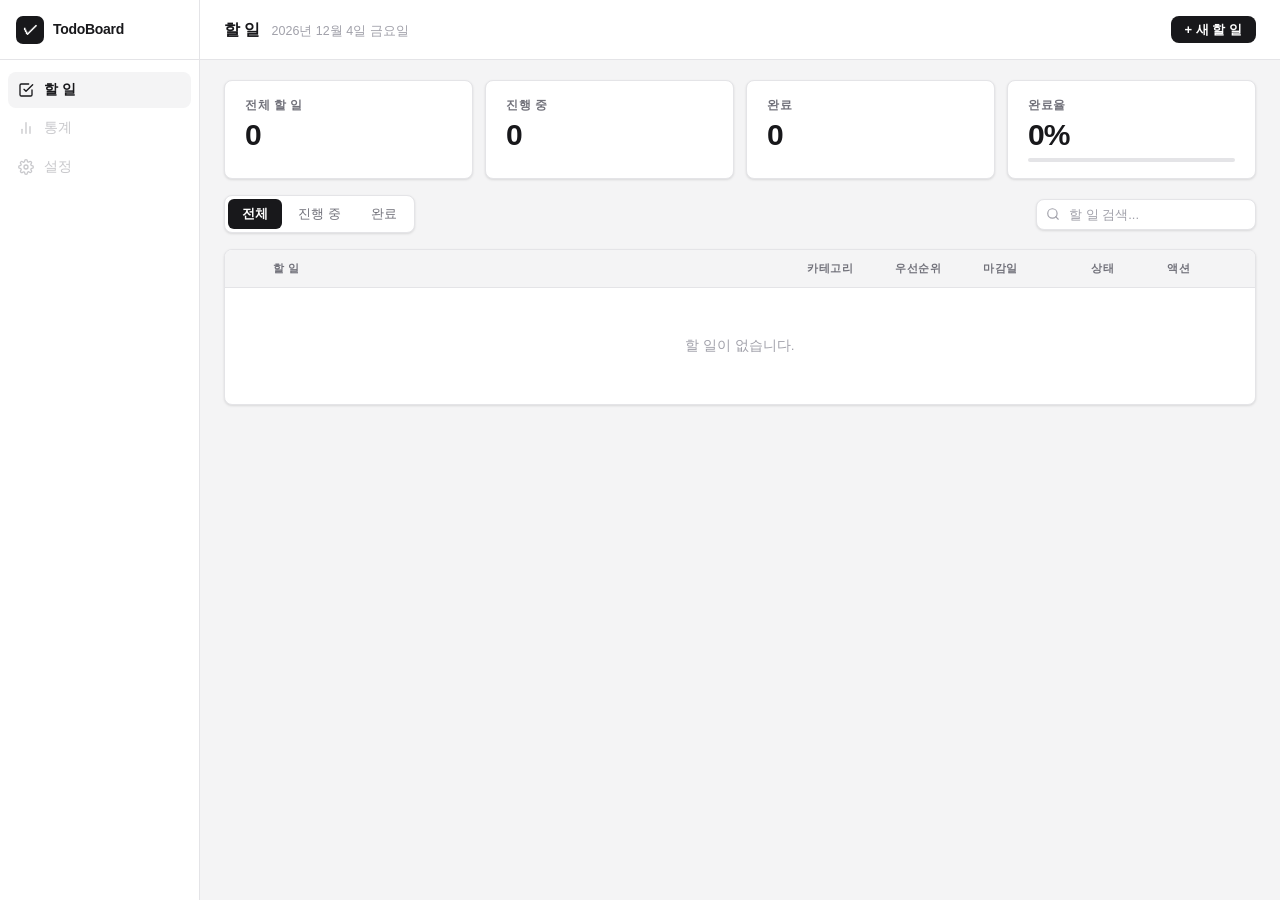
<file: index.html>
<!DOCTYPE html>
<html lang="ko">
<head>
  <meta charset="UTF-8" />
  <meta name="viewport" content="width=device-width, initial-scale=1.0" />
  <title>할 일 관리</title>
  <link rel="stylesheet" href="style.css" />
</head>
<body>
<div class="app">

  <!-- 사이드바 -->
  <aside class="sidebar">
    <div class="sidebar-logo">
      <div class="logo-icon">✓</div>
      <span class="logo-text">TodoBoard</span>
    </div>
    <nav class="sidebar-nav">
      <a href="#" class="nav-item active">
        <svg class="nav-icon" viewBox="0 0 24 24" fill="none" stroke="currentColor" stroke-width="2" stroke-linecap="round" stroke-linejoin="round">
          <polyline points="9 11 12 14 22 4"></polyline>
          <path d="M21 12v7a2 2 0 0 1-2 2H5a2 2 0 0 1-2-2V5a2 2 0 0 1 2-2h11"></path>
        </svg>
        <span class="nav-label">할 일</span>
      </a>
      <a href="#" class="nav-item disabled">
        <svg class="nav-icon" viewBox="0 0 24 24" fill="none" stroke="currentColor" stroke-width="2" stroke-linecap="round" stroke-linejoin="round">
          <line x1="18" y1="20" x2="18" y2="10"></line>
          <line x1="12" y1="20" x2="12" y2="4"></line>
          <line x1="6"  y1="20" x2="6"  y2="14"></line>
        </svg>
        <span class="nav-label">통계</span>
      </a>
      <a href="#" class="nav-item disabled">
        <svg class="nav-icon" viewBox="0 0 24 24" fill="none" stroke="currentColor" stroke-width="2" stroke-linecap="round" stroke-linejoin="round">
          <circle cx="12" cy="12" r="3"></circle>
          <path d="M19.4 15a1.65 1.65 0 0 0 .33 1.82l.06.06a2 2 0 0 1-2.83 2.83l-.06-.06a1.65 1.65 0 0 0-1.82-.33 1.65 1.65 0 0 0-1 1.51V21a2 2 0 0 1-4 0v-.09A1.65 1.65 0 0 0 9 19.4a1.65 1.65 0 0 0-1.82.33l-.06.06a2 2 0 0 1-2.83-2.83l.06-.06A1.65 1.65 0 0 0 4.68 15a1.65 1.65 0 0 0-1.51-1H3a2 2 0 0 1 0-4h.09A1.65 1.65 0 0 0 4.6 9a1.65 1.65 0 0 0-.33-1.82l-.06-.06a2 2 0 0 1 2.83-2.83l.06.06A1.65 1.65 0 0 0 9 4.68a1.65 1.65 0 0 0 1-1.51V3a2 2 0 0 1 4 0v.09a1.65 1.65 0 0 0 1 1.51 1.65 1.65 0 0 0 1.82-.33l.06-.06a2 2 0 0 1 2.83 2.83l-.06.06A1.65 1.65 0 0 0 19.4 9a1.65 1.65 0 0 0 1.51 1H21a2 2 0 0 1 0 4h-.09a1.65 1.65 0 0 0-1.51 1z"></path>
        </svg>
        <span class="nav-label">설정</span>
      </a>
    </nav>
  </aside>

  <!-- 메인 -->
  <div class="main">

    <!-- 상단 바 -->
    <header class="topbar">
      <div class="topbar-left">
        <h1 class="page-title">할 일</h1>
        <span class="page-date" id="pageDate"></span>
      </div>
      <button class="btn btn-primary" id="openModalBtn">+ 새 할 일</button>
    </header>

    <!-- 콘텐츠 -->
    <div class="content">

      <!-- 요약 카드 -->
      <div class="summary-grid">
        <div class="summary-card">
          <span class="summary-label">전체 할 일</span>
          <span class="summary-value" id="summaryTotal">0</span>
        </div>
        <div class="summary-card">
          <span class="summary-label">진행 중</span>
          <span class="summary-value" id="summaryActive">0</span>
        </div>
        <div class="summary-card">
          <span class="summary-label">완료</span>
          <span class="summary-value" id="summaryDone">0</span>
        </div>
        <div class="summary-card">
          <span class="summary-label">완료율</span>
          <span class="summary-value" id="summaryPct">0%</span>
          <div class="mini-progress-wrap">
            <div class="mini-progress-fill" id="miniProgressFill"></div>
          </div>
        </div>
      </div>

      <!-- 툴바 -->
      <div class="toolbar">
        <div class="filter-tabs">
          <button class="filter-tab active" data-filter="all">전체</button>
          <button class="filter-tab" data-filter="active">진행 중</button>
          <button class="filter-tab" data-filter="completed">완료</button>
        </div>
        <div class="search-wrap">
          <svg class="search-icon" viewBox="0 0 24 24" fill="none" stroke="currentColor" stroke-width="2" stroke-linecap="round" stroke-linejoin="round">
            <circle cx="11" cy="11" r="8"></circle>
            <line x1="21" y1="21" x2="16.65" y2="16.65"></line>
          </svg>
          <input type="text" class="search-input" id="searchInput" placeholder="할 일 검색..." />
        </div>
      </div>

      <!-- 테이블 -->
      <div class="table-card">
        <table class="todo-table">
          <thead>
            <tr>
              <th class="col-check"></th>
              <th class="col-text">할 일</th>
              <th class="col-category">카테고리</th>
              <th class="col-priority">우선순위</th>
              <th class="col-due">마감일</th>
              <th class="col-status">상태</th>
              <th class="col-actions">액션</th>
            </tr>
          </thead>
          <tbody id="todoTableBody"></tbody>
        </table>
        <div class="empty-state" id="emptyState">할 일이 없습니다.</div>
      </div>

    </div>
  </div>
</div>

<!-- 추가/수정 모달 -->
<div class="modal-overlay" id="modalOverlay">
  <div class="modal">
    <div class="modal-header">
      <h2 class="modal-title" id="modalTitle">새 할 일 추가</h2>
      <button class="modal-close" id="modalCloseBtn" aria-label="닫기">✕</button>
    </div>
    <div class="modal-body">
      <div class="form-row">
        <label class="form-label">할 일 내용 <span class="required">*</span></label>
        <input type="text" class="form-input" id="modalText" placeholder="할 일을 입력하세요" maxlength="100" />
      </div>
      <div class="form-cols">
        <div class="form-row">
          <label class="form-label">카테고리</label>
          <select class="form-select" id="modalCategory">
            <option value="업무">업무</option>
            <option value="개인">개인</option>
            <option value="공부">공부</option>
          </select>
        </div>
        <div class="form-row">
          <label class="form-label">우선순위</label>
          <select class="form-select" id="modalPriority">
            <option value="높음">높음</option>
            <option value="보통" selected>보통</option>
            <option value="낮음">낮음</option>
          </select>
        </div>
        <div class="form-row">
          <label class="form-label">마감일</label>
          <input type="date" class="form-input" id="modalDueDate" />
        </div>
      </div>
    </div>
    <div class="modal-footer">
      <button class="btn btn-ghost" id="modalCancelBtn">취소</button>
      <button class="btn btn-primary" id="modalSaveBtn">저장</button>
    </div>
  </div>
</div>

<script src="script.js"></script>
</body>
</html>
</file>
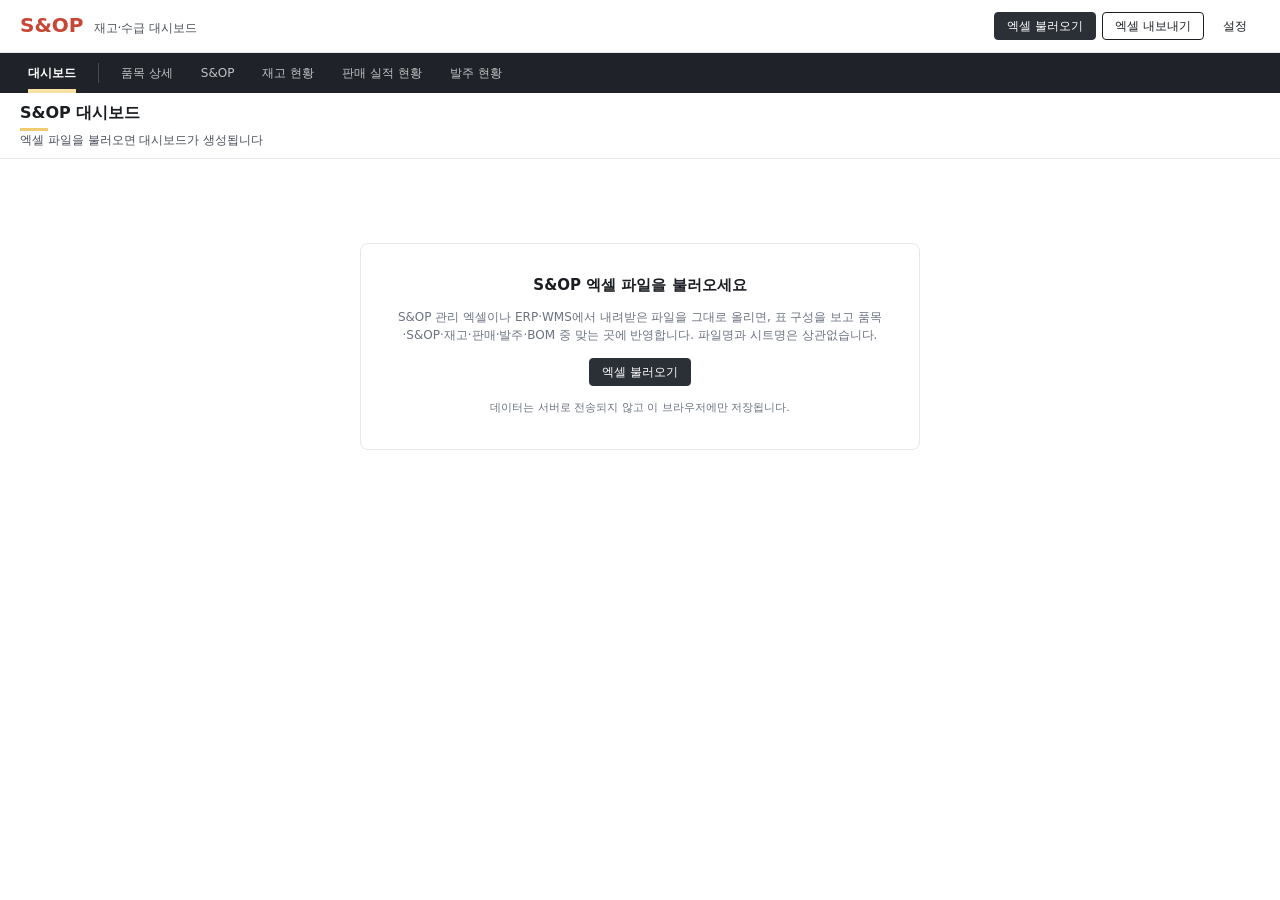
<file: sop-dashboard/index.html>
<!DOCTYPE html>
<html lang="ko">
<head>
  <meta charset="UTF-8" />
  <meta name="viewport" content="width=device-width, initial-scale=1.0" />
  <title>S&amp;OP 대시보드</title>
  <meta name="claude:viewport-fit-sides" content="cover" />
  <link rel="icon" href="data:image/svg+xml,%3Csvg xmlns='http://www.w3.org/2000/svg' viewBox='0 0 32 32'%3E%3Crect width='32' height='32' rx='8' fill='%23312d2a'/%3E%3Cpath d='M9 22V14M16 22V9M23 22v-5' stroke='white' stroke-width='3' stroke-linecap='round'/%3E%3C/svg%3E" />
  <link rel="stylesheet" href="app.css" />
</head>
<body>
  <header class="topbar">
    <div class="brand">
      <span class="wordmark">S&amp;OP</span>
      <span class="brand-name">재고·수급 대시보드</span>
    </div>
    <div class="top-actions">
      <span class="save-state" id="saveState" aria-live="polite"></span>
      <button class="btn btn-primary" id="btnImport" type="button">엑셀 불러오기</button>
      <button class="btn" id="btnExport" type="button">엑셀 내보내기</button>
      <button class="btn btn-ghost" id="btnSettings" type="button" aria-label="설정">설정</button>
    </div>
  </header>

  <nav class="tabs" id="tabs" aria-label="화면 전환"></nav>

  <section class="hero" aria-labelledby="pageTitle">
    <h1 id="pageTitle">대시보드</h1>
    <i class="gold-rule" aria-hidden="true"></i>
    <p id="headerSub">엑셀 파일을 불러오면 대시보드가 생성됩니다</p>
  </section>

  <main id="view" class="view"></main>

  <!-- 엑셀 불러오기 -->
  <dialog id="importDialog" class="modal">
    <form method="dialog" class="modal-inner">
      <h2>엑셀 불러오기</h2>
      <p class="muted">ERP·WMS에서 내려받은 파일이나 S&amp;OP 엑셀을 그대로 올리세요. 여러 파일을 한 번에 올릴 수 있고, 파일명·시트명과 관계없이 표 구성을 보고 맞는 곳에 반영합니다.</p>
      <label class="dropzone" id="dropzone">
        <input type="file" id="fileInput" accept=".xlsx,.xlsm,.xls,.csv" multiple hidden />
        <span class="dz-title">파일을 끌어다 놓거나 클릭해서 선택 (여러 개 가능)</span>
        <span class="dz-file muted" id="dzFile"></span>
      </label>
      <div id="importSheets" class="import-sheets"></div>
      <div class="modal-actions">
        <button class="btn btn-ghost" value="cancel" type="submit">취소</button>
        <button class="btn btn-primary" id="importConfirm" type="button" disabled>반영하기</button>
      </div>
    </form>
  </dialog>

  <!-- 붙여넣기로 갱신 -->
  <dialog id="pasteDialog" class="modal">
    <form method="dialog" class="modal-inner">
      <h2 id="pasteTitle">붙여넣기로 갱신</h2>
      <p class="muted">엑셀/ERP에서 범위를 복사해 아래에 붙여넣으세요. 열 순서는 현재 시트와 같아야 합니다. 첫 줄이 헤더면 자동으로 건너뜁니다.</p>
      <textarea id="pasteArea" rows="10" spellcheck="false" placeholder="여기에 Ctrl+V"></textarea>
      <fieldset class="seg-field">
        <legend class="sr-only">반영 방식</legend>
        <label><input type="radio" name="pasteMode" value="replace" checked /> 전체 교체</label>
        <label><input type="radio" name="pasteMode" value="append" /> 아래에 추가</label>
      </fieldset>
      <p class="muted" id="pastePreview"></p>
      <div class="modal-actions">
        <button class="btn btn-ghost" value="cancel" type="submit">취소</button>
        <button class="btn btn-primary" id="pasteConfirm" type="button">반영하기</button>
      </div>
    </form>
  </dialog>

  <!-- 설정 -->
  <dialog id="settingsDialog" class="modal">
    <form method="dialog" class="modal-inner" id="settingsForm">
      <h2>설정</h2>
      <div class="form-grid">
        <label>계획 연도<input type="number" name="year" min="2000" max="2100" /></label>
        <label>검토 시작월<input type="number" name="startMonth" min="1" max="12" /></label>
        <label>검토 개월 수<input type="number" name="months" min="1" max="12" /></label>
        <label>최소 발주량(MOQ)<input type="number" name="moq" min="0" step="1000" /></label>
        <label>권장발주량 올림 단위<input type="number" name="roundUnit" min="1" step="1000" /></label>
        <label>안전재고 판매평균 개월 수<input type="number" name="salesAvgMonths" min="1" max="12" /></label>
        <label class="span-2">기준일 (비우면 오늘)<input type="date" name="baseDate" /></label>
      </div>
      <h3>데이터 백업</h3>
      <p class="muted" id="backupDesc">데이터는 이 브라우저에만 저장됩니다. 다른 PC로 옮기거나 백업하려면 파일로 저장하세요.</p>
      <div class="row-actions">
        <button class="btn" type="button" id="btnBackup">백업 파일 저장(.json)</button>
        <label class="btn">백업 파일 복원<input type="file" id="restoreInput" accept=".json" hidden /></label>
        <button class="btn btn-danger" type="button" id="btnReset">모든 데이터 삭제</button>
      </div>
      <div class="modal-actions">
        <button class="btn btn-ghost" value="cancel" type="submit">닫기</button>
        <button class="btn btn-primary" id="settingsSave" type="button">저장</button>
      </div>
    </form>
  </dialog>

  <!-- 확인 -->
  <dialog id="confirmDialog" class="modal modal-sm">
    <form method="dialog" class="modal-inner">
      <p id="confirmMsg"></p>
      <div class="modal-actions">
        <button class="btn btn-ghost" value="cancel" type="submit">취소</button>
        <button class="btn btn-danger" value="ok" type="submit" id="confirmOk">확인</button>
      </div>
    </form>
  </dialog>

  <div class="toast" id="toast" role="status" aria-live="polite" hidden></div>

  <script src="vendor/xlsx.full.min.js"></script>
  <script src="js/engine.js"></script>
  <script src="js/importer.js"></script>
  <script src="js/store.js"></script>
  <script src="js/grid.js"></script>
  <script src="js/app.js"></script>
</body>
</html>
</file>
<file: style.css>
/* ── 리셋 & CSS 변수 ──────────────────────────────────────── */
*, *::before, *::after {
  box-sizing: border-box;
  margin: 0;
  padding: 0;
}

:root {
  --sidebar-w:   200px;
  --topbar-h:    60px;

  --bg:          #f4f4f5;
  --surface:     #ffffff;
  --border:      #e4e4e7;

  --text-1:      #18181b;
  --text-2:      #71717a;
  --text-muted:  #a1a1aa;

  --accent:      #18181b;
  --accent-h:    #3f3f46;

  --blue:        #3b82f6;
  --blue-bg:     #eff6ff;
  --pink:        #db2777;
  --pink-bg:     #fdf2f8;
  --green:       #16a34a;
  --green-bg:    #f0fdf4;
  --red:         #dc2626;
  --red-bg:      #fef2f2;
  --amber:       #d97706;
  --amber-bg:    #fffbeb;
  --gray:        #71717a;
  --gray-bg:     #f4f4f5;

  --radius:      8px;
  --shadow:      0 1px 3px rgba(0,0,0,.08), 0 1px 2px rgba(0,0,0,.04);
}

body {
  font-family: 'Segoe UI', 'Apple SD Gothic Neo', -apple-system, sans-serif;
  background: var(--bg);
  color: var(--text-1);
  font-size: 14px;
  line-height: 1.5;
}

/* ── 앱 레이아웃 ───────────────────────────────────────────── */
.app {
  display: flex;
  height: 100vh;
  overflow: hidden;
}

/* ── 사이드바 ─────────────────────────────────────────────── */
.sidebar {
  width: var(--sidebar-w);
  background: var(--surface);
  border-right: 1px solid var(--border);
  display: flex;
  flex-direction: column;
  flex-shrink: 0;
}

.sidebar-logo {
  display: flex;
  align-items: center;
  gap: 9px;
  padding: 0 16px;
  height: var(--topbar-h);
  border-bottom: 1px solid var(--border);
}

.logo-icon {
  width: 28px;
  height: 28px;
  background: var(--accent);
  color: #fff;
  border-radius: 7px;
  display: flex;
  align-items: center;
  justify-content: center;
  font-size: 15px;
  font-weight: 700;
  flex-shrink: 0;
}

.logo-text {
  font-size: 14px;
  font-weight: 700;
  color: var(--text-1);
  letter-spacing: -0.3px;
}

.sidebar-nav {
  padding: 12px 8px;
  display: flex;
  flex-direction: column;
  gap: 2px;
}

.nav-item {
  display: flex;
  align-items: center;
  gap: 10px;
  padding: 8px 10px;
  border-radius: var(--radius);
  text-decoration: none;
  color: var(--text-2);
  font-size: 13.5px;
  font-weight: 500;
  transition: background .15s, color .15s;
  cursor: pointer;
}

.nav-item:hover:not(.disabled) {
  background: var(--bg);
  color: var(--text-1);
}

.nav-item.active {
  background: var(--bg);
  color: var(--text-1);
  font-weight: 600;
}

.nav-item.disabled {
  opacity: .38;
  pointer-events: none;
}

.nav-icon {
  width: 16px;
  height: 16px;
  flex-shrink: 0;
}

/* ── 메인 ─────────────────────────────────────────────────── */
.main {
  flex: 1;
  display: flex;
  flex-direction: column;
  overflow: hidden;
  min-width: 0;
}

/* ── 상단 바 ──────────────────────────────────────────────── */
.topbar {
  background: var(--surface);
  border-bottom: 1px solid var(--border);
  padding: 0 24px;
  height: var(--topbar-h);
  display: flex;
  align-items: center;
  justify-content: space-between;
  flex-shrink: 0;
}

.topbar-left {
  display: flex;
  align-items: baseline;
  gap: 12px;
}

.page-title {
  font-size: 16px;
  font-weight: 700;
  letter-spacing: -0.3px;
}

.page-date {
  font-size: 12.5px;
  color: var(--text-muted);
}

/* ── 버튼 공통 ────────────────────────────────────────────── */
.btn {
  display: inline-flex;
  align-items: center;
  gap: 5px;
  border: none;
  border-radius: var(--radius);
  padding: 7px 14px;
  font-size: 13px;
  font-weight: 600;
  cursor: pointer;
  transition: background .15s, color .15s;
  white-space: nowrap;
  line-height: 1;
}

.btn-primary {
  background: var(--accent);
  color: #fff;
}

.btn-primary:hover { background: var(--accent-h); }

.btn-ghost {
  background: transparent;
  color: var(--text-2);
  border: 1px solid var(--border);
}

.btn-ghost:hover {
  background: var(--bg);
  color: var(--text-1);
}

/* ── 콘텐츠 ───────────────────────────────────────────────── */
.content {
  flex: 1;
  overflow-y: auto;
  padding: 20px 24px;
  display: flex;
  flex-direction: column;
  gap: 16px;
}

/* ── 요약 카드 ────────────────────────────────────────────── */
.summary-grid {
  display: grid;
  grid-template-columns: repeat(4, 1fr);
  gap: 12px;
}

.summary-card {
  background: var(--surface);
  border: 1px solid var(--border);
  border-radius: var(--radius);
  padding: 16px 20px;
  display: flex;
  flex-direction: column;
  gap: 6px;
  box-shadow: var(--shadow);
}

.summary-label {
  font-size: 11.5px;
  font-weight: 600;
  color: var(--text-2);
  text-transform: uppercase;
  letter-spacing: .5px;
}

.summary-value {
  font-size: 30px;
  font-weight: 700;
  color: var(--text-1);
  line-height: 1;
  letter-spacing: -1px;
}

.mini-progress-wrap {
  height: 4px;
  background: var(--border);
  border-radius: 999px;
  overflow: hidden;
  margin-top: 2px;
}

.mini-progress-fill {
  height: 100%;
  width: 0%;
  background: var(--accent);
  border-radius: 999px;
  transition: width .4s ease;
}

/* ── 툴바 ─────────────────────────────────────────────────── */
.toolbar {
  display: flex;
  align-items: center;
  justify-content: space-between;
  gap: 12px;
}

.filter-tabs {
  display: flex;
  background: var(--surface);
  border: 1px solid var(--border);
  border-radius: var(--radius);
  padding: 3px;
  box-shadow: var(--shadow);
  gap: 2px;
}

.filter-tab {
  border: none;
  background: transparent;
  color: var(--text-2);
  font-size: 13px;
  font-weight: 500;
  padding: 6px 14px;
  border-radius: 6px;
  cursor: pointer;
  transition: background .15s, color .15s;
  white-space: nowrap;
}

.filter-tab:hover:not(.active) {
  background: var(--bg);
  color: var(--text-1);
}

.filter-tab.active {
  background: var(--accent);
  color: #fff;
  font-weight: 600;
}

.search-wrap {
  position: relative;
  display: flex;
  align-items: center;
}

.search-icon {
  position: absolute;
  left: 10px;
  width: 14px;
  height: 14px;
  color: var(--text-muted);
  pointer-events: none;
}

.search-input {
  background: var(--surface);
  border: 1px solid var(--border);
  border-radius: var(--radius);
  padding: 7px 12px 7px 32px;
  font-size: 13px;
  color: var(--text-1);
  outline: none;
  width: 220px;
  box-shadow: var(--shadow);
  transition: border-color .15s;
}

.search-input:focus { border-color: var(--text-2); }
.search-input::placeholder { color: var(--text-muted); }

/* ── 테이블 카드 ──────────────────────────────────────────── */
.table-card {
  background: var(--surface);
  border: 1px solid var(--border);
  border-radius: var(--radius);
  box-shadow: var(--shadow);
  overflow: hidden;
}

.todo-table {
  width: 100%;
  border-collapse: collapse;
}

.todo-table thead tr {
  border-bottom: 1px solid var(--border);
}

.todo-table th {
  padding: 10px 12px;
  font-size: 11px;
  font-weight: 600;
  color: var(--text-2);
  text-align: left;
  text-transform: uppercase;
  letter-spacing: .5px;
  background: var(--bg);
}

.todo-table tbody tr {
  border-bottom: 1px solid var(--border);
  transition: background .1s;
}

.todo-table tbody tr:last-child { border-bottom: none; }
.todo-table tbody tr:hover { background: #fafafa; }
.todo-table tbody tr.row-done { opacity: .6; }

.todo-table td {
  padding: 12px 12px;
  font-size: 13.5px;
  vertical-align: middle;
}

.col-check    { width: 36px; }
.col-text     { min-width: 160px; }
.col-category { width: 88px; }
.col-priority { width: 88px; }
.col-due      { width: 108px; }
.col-status   { width: 76px; }
.col-actions  { width: 100px; }

/* 체크박스 */
.row-checkbox {
  width: 16px;
  height: 16px;
  accent-color: var(--accent);
  cursor: pointer;
  display: block;
}

/* 할 일 텍스트 */
.todo-text {
  font-size: 13.5px;
  color: var(--text-1);
}

.todo-text.done {
  text-decoration: line-through;
  color: var(--text-muted);
}

/* ── 뱃지 ─────────────────────────────────────────────────── */
.badge {
  display: inline-flex;
  align-items: center;
  font-size: 11.5px;
  font-weight: 600;
  padding: 2px 8px;
  border-radius: 999px;
  white-space: nowrap;
}

.badge-업무  { background: var(--blue-bg);   color: var(--blue);  }
.badge-개인  { background: var(--pink-bg);   color: var(--pink);  }
.badge-공부  { background: var(--green-bg);  color: var(--green); }

.badge-높음  { background: var(--red-bg);    color: var(--red);   }
.badge-보통  { background: var(--amber-bg);  color: var(--amber); }
.badge-낮음  { background: var(--gray-bg);   color: var(--gray);  }

.badge-done   { background: var(--green-bg); color: var(--green); }
.badge-active { background: var(--blue-bg);  color: var(--blue);  }

/* ── 마감일 ───────────────────────────────────────────────── */
.due-label {
  font-size: 12.5px;
  color: var(--text-2);
}

.due-label.overdue { color: var(--red);   font-weight: 600; }
.due-label.today   { color: var(--amber); font-weight: 600; }
.due-label.none    { color: var(--text-muted); }

/* ── 액션 버튼 ────────────────────────────────────────────── */
.action-btn {
  border: none;
  background: transparent;
  color: var(--text-2);
  font-size: 12px;
  font-weight: 500;
  padding: 4px 8px;
  border-radius: 5px;
  cursor: pointer;
  transition: background .15s, color .15s;
}

.action-btn:hover {
  background: var(--bg);
  color: var(--text-1);
}

.action-btn.del:hover {
  background: var(--red-bg);
  color: var(--red);
}

/* ── 빈 상태 ──────────────────────────────────────────────── */
.empty-state {
  padding: 48px 24px;
  text-align: center;
  color: var(--text-muted);
  font-size: 13.5px;
  display: none;
}

.empty-state.visible { display: block; }

/* ── 모달 ─────────────────────────────────────────────────── */
.modal-overlay {
  position: fixed;
  inset: 0;
  background: rgba(0,0,0,.4);
  display: flex;
  align-items: center;
  justify-content: center;
  z-index: 100;
  opacity: 0;
  pointer-events: none;
  transition: opacity .2s;
}

.modal-overlay.open {
  opacity: 1;
  pointer-events: auto;
}

.modal {
  background: var(--surface);
  border-radius: 12px;
  width: 480px;
  max-width: calc(100vw - 32px);
  box-shadow: 0 20px 60px rgba(0,0,0,.16);
  transform: translateY(-10px) scale(.98);
  transition: transform .2s;
}

.modal-overlay.open .modal { transform: none; }

.modal-header {
  display: flex;
  align-items: center;
  justify-content: space-between;
  padding: 18px 20px 0;
}

.modal-title {
  font-size: 15px;
  font-weight: 700;
}

.modal-close {
  border: none;
  background: transparent;
  color: var(--text-muted);
  font-size: 15px;
  cursor: pointer;
  padding: 4px 6px;
  border-radius: 5px;
  line-height: 1;
  transition: background .15s, color .15s;
}

.modal-close:hover {
  background: var(--bg);
  color: var(--text-1);
}

.modal-body {
  padding: 16px 20px;
  display: flex;
  flex-direction: column;
  gap: 14px;
}

.form-cols {
  display: grid;
  grid-template-columns: repeat(3, 1fr);
  gap: 10px;
}

.form-row {
  display: flex;
  flex-direction: column;
  gap: 5px;
}

.form-label {
  font-size: 11.5px;
  font-weight: 600;
  color: var(--text-2);
  text-transform: uppercase;
  letter-spacing: .4px;
}

.required { color: var(--red); }

.form-input,
.form-select {
  border: 1px solid var(--border);
  border-radius: var(--radius);
  padding: 8px 10px;
  font-size: 13.5px;
  color: var(--text-1);
  background: var(--surface);
  outline: none;
  width: 100%;
  transition: border-color .15s;
}

.form-input:focus,
.form-select:focus { border-color: var(--text-2); }

.modal-footer {
  display: flex;
  justify-content: flex-end;
  gap: 8px;
  padding: 0 20px 18px;
}

/* ── 반응형 ───────────────────────────────────────────────── */
@media (max-width: 960px) {
  .summary-grid { grid-template-columns: repeat(2, 1fr); }
  .col-due, .col-status { display: none; }
}

@media (max-width: 640px) {
  .sidebar {
    width: 56px;
  }
  .logo-text, .nav-label { display: none; }
  .sidebar-logo { justify-content: center; padding: 0; }
  .nav-item { justify-content: center; padding: 10px; }
  .topbar { padding: 0 16px; }
  .content { padding: 14px 16px; }
  .summary-grid { grid-template-columns: repeat(2, 1fr); gap: 8px; }
  .toolbar { flex-wrap: wrap; }
  .search-wrap { width: 100%; }
  .search-input { width: 100%; }
  .col-category, .col-priority, .col-due, .col-status { display: none; }
  .form-cols { grid-template-columns: 1fr; }
}
</file>
<file: sop-dashboard/app.css>
/* 디자인: Oracle 디자인 언어 (DESIGN.md)
   레이아웃: 흰 마스트헤드(빨간 워드마크) → 짙은 서브내비(금색 선택 막대) → 따뜻한 회색 페이지 띠(Georgia 제목 + 금색 줄)
            → 재고금액 → 범위·KPI → 예상 매입금액 → 발주 점검 품목(접힘) → 품목 표
   색: 따뜻한 회색 사다리 + 숯색 동작 1색, 빨강은 워드마크에만. 그림자 없음, 깊이는 회색 단계로만.
   글씨: 맑은 고딕 하나 (본문 12px = 엑셀 9pt, 제목은 굵기로 구분) */
:root {
  color-scheme: light;
  --font: "Malgun Gothic", "맑은 고딕", "Apple SD Gothic Neo", "Noto Sans KR", system-ui, sans-serif;
  --fs: 12px;          /* 기본 (엑셀 9pt) */
  --fs-s: 11px;        /* 보조 글씨 */
  --fs-h: 13px;        /* 패널 제목 */
  --head-bg: #eaf1f8;  /* 섹션 머리 띠 (옅은 파랑) */
  --head-bar: #2f5d8a; /* 섹션 머리 왼쪽 막대 */

  /* 흰 바탕 + 중립 회색 */
  --page: #ffffff;
  --hero: #ffffff;
  --surface: #ffffff;
  --surface-2: #f5f6f8;   /* 표 머리글 */
  --surface-ro: #f3f4f6;  /* 자동 계산 칸 */
  --band: #fafbfc;        /* 열 그룹 번갈아 배경 */
  --ink: #1a1d21;
  --ink-2: #4a5059;
  --muted: #6b7280;
  --line: #e5e7eb;
  --line-strong: #d1d5db;
  --ink-deep: #1f2329;    /* 서브내비 */
  --on-dark: #ffffff;
  --brand: #c74634;       /* 워드마크 전용 */
  --gold: #f0cc71;
  --gold-soft: #f7e0a1;
  --navy: #2b2f36;        /* 동작 숯색 (primary) */
  --navy-pressed: #474d57;
  --navy-ink: #ffffff;
  --accent: #0b6aa2;      /* 링크·입고 강조 */
  --accent-ink: #ffffff;
  --focus: #227e9e;
  --sel: #f2f6fb;
  --in-bg: #eaf3fb;

  --critical: #d63b25;
  --critical-ink: #b3341f;
  --critical-bg: #fbe9e4;
  --warning: #f0cc71;
  --warning-ink: #6b4e00;
  --warning-bg: #f7e0a1;
  --good: #33553c;
  --good-ink: #33553c;
  --good-bg: #d6e5e5;
  --neg-bg: #fbe9e4;
  --shadow: none;
  --radius: 8px;
}
@media (prefers-color-scheme: dark) {
  :root:not([data-theme="light"]) {
    color-scheme: dark;
    --page: #121417; --hero: #121417; --surface: #181b1f; --surface-2: #20242a; --surface-ro: #1d2025; --band: #1a1d21;
    --ink: #eceef1; --ink-2: #c6cbd2; --muted: #9aa1ab; --line: #2c3138; --line-strong: #3d434c;
    --ink-deep: #0c0e10; --head-bg: #1c2836; --head-bar: #7fb0e0; --brand: #e0705f; --navy: #eceef1; --navy-pressed: #c6cbd2; --navy-ink: #121417;
    --accent: #6cb8e6; --accent-ink: #121417; --focus: #6cb8e6; --sel: #1f2a37; --in-bg: #18283a;
    --critical-ink: #f29a8a; --critical-bg: #3b1f1a; --warning-ink: #f0cc71; --warning-bg: #3a3018;
    --good-ink: #9cc8a7; --good-bg: #1e3329; --neg-bg: #3b1f1a;
  }
}
:root[data-theme="dark"] {
  color-scheme: dark;
  --page: #121417; --hero: #121417; --surface: #181b1f; --surface-2: #20242a; --surface-ro: #1d2025; --band: #1a1d21;
  --ink: #eceef1; --ink-2: #c6cbd2; --muted: #9aa1ab; --line: #2c3138; --line-strong: #3d434c;
  --ink-deep: #0c0e10; --head-bg: #1c2836; --head-bar: #7fb0e0; --brand: #e0705f; --navy: #eceef1; --navy-pressed: #c6cbd2; --navy-ink: #121417;
  --accent: #6cb8e6; --accent-ink: #121417; --focus: #6cb8e6; --sel: #1f2a37; --in-bg: #18283a;
  --critical-ink: #f29a8a; --critical-bg: #3b1f1a; --warning-ink: #f0cc71; --warning-bg: #3a3018;
  --good-ink: #9cc8a7; --good-bg: #1e3329; --neg-bg: #3b1f1a;
}

/* ── 기본 ───────────────────────────────────────────── */
* { box-sizing: border-box; }
html { -webkit-text-size-adjust: 100%; }
body {
  margin: 0;
  background: var(--page);
  color: var(--ink);
  font: var(--fs)/1.5 var(--font);
}
h1, h2, h3 { margin: 0; font-weight: 800; letter-spacing: 0; line-height: 1.2; }
h2 { font-weight: 800; font-size: var(--fs-h); }
h3 { font-size: var(--fs); margin: 16px 0 6px; }
.muted { color: var(--muted); }
.small { font-size: var(--fs-s); }
.pad { padding: 14px; margin: 0; }
.sr-only { position: absolute; width: 1px; height: 1px; overflow: hidden; clip: rect(0 0 0 0); }
.neg { color: var(--critical-ink); }
.num { text-align: right; font-variant-numeric: tabular-nums; }
.ctr { text-align: center; }
input, select, textarea, button { font: inherit; color: inherit; }

/* 버튼: 모두 4px, 기본은 외곽선(secondary), 주 동작은 숯색 채움 */
.btn {
  display: inline-flex; align-items: center; gap: 6px;
  height: 28px; padding: 0 12px;
  border: 1px solid var(--ink); border-radius: 4px;
  background: transparent; color: var(--ink);
  cursor: pointer; white-space: nowrap; font-size: var(--fs); font-weight: 500;
}
.btn:hover { background: color-mix(in srgb, var(--ink) 8%, transparent); }
.btn:disabled { color: var(--muted); border-color: var(--line); background: var(--page); cursor: not-allowed; }
.btn:focus-visible, .tab:focus-visible, .exc-row:focus-visible, input:focus-visible, summary:focus-visible, .vcell:focus-visible, .seg button:focus-visible {
  outline: 2px solid var(--focus); outline-offset: 1px;
}
.btn-primary { background: var(--navy); border-color: var(--navy); color: var(--navy-ink); }
.btn-primary:hover { background: var(--navy-pressed); border-color: var(--navy-pressed); }
.btn-primary:disabled { background: var(--page); border-color: var(--line); color: var(--muted); }
.btn-ghost { border-color: transparent; background: transparent; }
.btn-danger { color: var(--critical-ink); border-color: var(--critical-ink); }

/* ── 마스트헤드: 흰 바탕, 빨간 워드마크 ─────────────── */
.topbar {
  display: flex; align-items: center; justify-content: space-between; gap: 12px; flex-wrap: wrap;
  padding-block: 12px;
  padding-left: max(20px, env(safe-area-inset-left, 0px)); padding-right: max(20px, env(safe-area-inset-right, 0px));
  background: var(--surface); color: var(--ink); border-bottom: 1px solid var(--line);
}
.brand { display: flex; align-items: baseline; gap: 10px; min-width: 0; }
.wordmark { color: var(--brand); font-weight: 800; font-size: 20px; letter-spacing: 0; line-height: 1; }
.brand-name { color: var(--ink-2); font-size: var(--fs); }
.top-actions { display: flex; align-items: center; gap: 6px; flex-wrap: wrap; }
.save-state { font-size: var(--fs-s); color: var(--muted); margin-right: 4px; }
.save-state.error { color: var(--critical-ink); }

/* ── 서브내비: 짙은 띠, 선택은 금색 막대 ───────────── */
.tabs {
  display: flex; gap: 4px; overflow-x: auto;
  padding-left: max(16px, env(safe-area-inset-left, 0px)); padding-right: max(16px, env(safe-area-inset-right, 0px));
  background: var(--ink-deep);
  position: sticky; top: env(safe-area-inset-top, 0px); z-index: 20; scrollbar-width: thin;
}
.tab {
  position: relative; border: 0; background: none; padding: 11px 12px; cursor: pointer; white-space: nowrap;
  color: rgba(255, 255, 255, .72); font-size: var(--fs);
}
.tab:hover { color: #ffffff; }
.tab.active { color: #ffffff; font-weight: 700; }
.tab.active::after { content: ""; position: absolute; left: 12px; right: 12px; bottom: 0; height: 4px; background: var(--gold-soft); }
.tab-sep { width: 1px; background: rgba(255, 255, 255, .18); margin: 10px 6px; flex: none; }

/* ── 페이지 제목 띠 ─────────────────────────────── */
.hero {
  background: var(--hero); border-bottom: 1px solid var(--line);
  padding-block: 10px 9px;
  padding-left: max(20px, env(safe-area-inset-left, 0px)); padding-right: max(20px, env(safe-area-inset-right, 0px));
}
.hero h1 { font-weight: 800; font-size: 16px; color: var(--ink); }
.gold-rule { display: block; width: 28px; height: 3px; background: var(--gold); margin: 6px 0 0; }
.hero p { margin: 0; color: var(--ink-2); }
.hero p[hidden] { display: none; }

.view {
  padding-block: 12px 48px;
  padding-left: max(16px, env(safe-area-inset-left, 0px)); padding-right: max(16px, env(safe-area-inset-right, 0px));
  max-width: 1800px; margin: 0 auto;
  display: flex; flex-direction: column; gap: 10px;
}
.loading { text-align: center; padding: 60px 0; }

/* ── 빈 화면 ────────────────────────────────────────── */
.empty {
  width: min(560px, 100%); margin: 8vh auto; text-align: center; padding: 32px 24px;
  background: var(--surface); border: 1px solid var(--line); border-radius: 8px;
  display: flex; flex-direction: column; align-items: center; gap: 14px;
}
.empty h2 { font-size: 15px; }
.empty p { margin: 0; }

/* ── 품목군·기간 선택 (맨 위) ──────────────────────── */
.scopebar { display: flex; flex-wrap: wrap; gap: 6px 10px; align-items: center; }
.scope-group { display: inline-flex; align-items: center; gap: 6px; }
.scope-label { color: var(--muted); }
.scope-chip { background: var(--surface); border: 1px solid var(--line-strong); border-radius: 4px; padding: 2px 8px; color: var(--ink-2); }
.check { display: inline-flex; align-items: center; gap: 5px; cursor: pointer; margin-left: 6px; }

/* ── 재고금액: 머리 하나 + 품목군별 칸 ─────────────────── */
.values-grid { display: grid; grid-template-columns: repeat(auto-fit, minmax(140px, 1fr)); }
.vcell {
  display: flex; flex-direction: column; gap: 2px; text-align: left; cursor: pointer;
  background: var(--surface); border: 0; border-right: 1px solid var(--line); padding: 6px 12px;
  border-bottom: 2px solid transparent;
}
.vcell:last-child { border-right: 0; }
.vcell:hover { background: var(--surface-2); }
.vcell.on { border-bottom-color: var(--head-bar); background: var(--sel); }
.vcell.vtotal { background: var(--surface-2); }
.vcell.vtotal .vlabel { color: var(--ink); font-weight: 800; }
.vlabel { color: var(--ink-2); font-weight: 700; }
.vvalue { font-size: 15px; font-weight: 800; font-variant-numeric: tabular-nums; }
.vhint { font-size: var(--fs-s); color: var(--muted); }

/* 입고예정 예상 매입금액 */
.buy-table { width: 100%; border-collapse: collapse; }
.buy-table th, .buy-table td { padding: 5px 12px; border-bottom: 1px solid var(--line); white-space: nowrap; }
.buy-table thead th { background: var(--surface-2); color: var(--muted); font-weight: 700; font-size: var(--fs-s); text-align: right; }
.buy-table thead th:first-child, .buy-table tbody th { text-align: left; }
.buy-table tbody th { font-weight: 400; color: var(--ink-2); width: 110px; }
.buy-table td + td, .buy-table th + td, .buy-table th + th { border-left: 1px solid var(--line); }
.buy-table td.zero { color: var(--muted); }
.buy-table td.sum { font-weight: 700; }
.buy-table tr.tot th, .buy-table tr.tot td { font-weight: 700; color: var(--ink); background: var(--surface-2); border-bottom: 0; }
.buy-table tr.sel th, .buy-table tr.sel td { background: var(--sel); }
.buy-table .pcol { box-shadow: inset 0 -2px 0 var(--ink); }
/* ── 패널 ───────────────────────────────────────────── */
.panel {
  background: var(--surface); border: 1px solid var(--line); border-radius: var(--radius);
  overflow: hidden; min-width: 0;
}
.panel-head {
  display: flex; align-items: center; justify-content: space-between; gap: 10px; flex-wrap: wrap;
  padding: 6px 12px 6px 13px; border-bottom: 1px solid var(--line);
  background: var(--head-bg); box-shadow: inset 3px 0 0 var(--head-bar); /* 섹션 머리 띠: 옅은 파랑 + 왼쪽 막대 */
}
.panel-head h2 { color: var(--ink); }
.panel-head .muted { color: var(--ink-2); }
.panel-head .desc { margin: 3px 0 0; max-width: 900px; }
.panel-head .muted { font-size: var(--fs-s); }

/* 상태 칩 (상태 색은 여기서만) */
.chip {
  display: inline-flex; align-items: center; gap: 3px; padding: 0 7px; border-radius: 4px;
  font-size: var(--fs-s); font-weight: 700; white-space: nowrap; line-height: 18px;
}
.chip.st-critical { background: var(--critical-bg); color: var(--critical-ink); }
.chip.st-warning { background: var(--warning-bg); color: var(--warning-ink); }
.chip.st-good { background: var(--good-bg); color: var(--good-ink); }
.chip.st-neutral { background: var(--surface-2); color: var(--ink-2); border: 1px solid var(--line); line-height: 16px; }

/* ── 접고 펴는 섹션 (예상 매입금액 · 발주 점검 품목) ── */
details.panel > summary { cursor: pointer; list-style: none; border-bottom: 0; }
details.panel > summary::-webkit-details-marker { display: none; }
details.panel > summary h2::before {
  content: ""; display: inline-block; width: 5px; height: 5px; margin: 0 9px 2px 1px;
  border-right: 1.5px solid currentColor; border-bottom: 1.5px solid currentColor; transform: rotate(-45deg);
}
details.panel[open] > summary h2::before { transform: rotate(45deg); }
details.panel[open] > summary { border-bottom: 1px solid var(--line-strong); }
details.panel > summary:hover { filter: brightness(.97); }
.count.plain { background: var(--surface-2); color: var(--ink-2); }
.count { display: inline-block; min-width: 20px; padding: 0 6px; margin-left: 6px; border-radius: 4px; font-family: var(--font); font-weight: 700; vertical-align: 2px; background: var(--critical-bg); color: var(--critical-ink); font-size: var(--fs-s); text-align: center; }
.exc-head, .exc-row {
  display: grid; grid-template-columns: 3px 64px 72px minmax(0, 1fr) 150px 80px 84px; gap: 0 12px; align-items: center;
}
.exc-row .grp { color: var(--ink-2); }
.exc-head span + span, .exc-row > span + span { border-left: 1px solid var(--line); padding-left: 12px; margin-left: -12px; }
.exc-head span.num, .exc-row > span.num { padding-left: 0; }
.exc-row .code { font-variant-numeric: tabular-nums; color: var(--ink-2); }
.exc-detail { padding: 10px 12px 12px 15px; background: var(--page); border-bottom: 1px solid var(--line); }
.exc-head { padding: 5px 12px 5px 0; background: var(--surface-2); color: var(--muted); font-size: var(--fs-s); border-bottom: 1px solid var(--line); }
.exc-list { list-style: none; margin: 0; padding: 0; }
.exc-row {
  width: 100%; padding: 6px 12px 6px 0; border: 0; border-bottom: 1px solid var(--line);
  background: var(--surface); text-align: left; cursor: pointer;
}
.exc-row:hover { background: var(--surface-2); }
.exc-row.sel { background: var(--sel); }
.exc-row i { align-self: stretch; }
.exc-row.st-critical i { background: var(--critical); }
.exc-row.st-warning i { background: var(--warning); }
.exc-row.st-neutral i { background: var(--line-strong); }
.exc-row .nm { min-width: 0; white-space: nowrap; overflow: hidden; text-overflow: ellipsis; }

.exc-row .num.neg { font-weight: 700; }

/* 수급 계획표: 품목을 누르면 바로 아래에 펼쳐짐 */
.plan { display: grid; grid-template-columns: minmax(0, 1.35fr) minmax(0, 1fr); gap: 10px; align-items: start; white-space: normal; }
.plan-main, .plan-side { background: var(--surface); border: 1px solid var(--line); border-radius: var(--radius); overflow: hidden; min-width: 0; }
.plan-bar { display: flex; gap: 6px 14px; align-items: center; flex-wrap: wrap; padding: 7px 12px; border-bottom: 1px solid var(--line); color: var(--ink-2); }
.plan-bar b { color: var(--ink); }
.master > tbody > tr.detail-row > td { padding: 0; background: var(--page); box-shadow: none; border-bottom: 2px solid var(--line-strong); cursor: default; }
.detail-inner { position: sticky; left: 0; width: var(--dw, 100%); padding: 10px 12px 12px; }
.master > thead > tr > th.tog, .master > tbody > tr > td.tog { padding: 0; text-align: center; }
/* 펼침 표시: 상자 없는 작은 화살표 (닫힘 → 오른쪽, 펼침 → 아래) */
.tog-btn { display: inline-block; width: 6px; height: 6px; border-right: 1.5px solid var(--muted); border-bottom: 1.5px solid var(--muted); transform: rotate(-45deg); transition: transform .12s; }
.master > tbody > tr[data-i]:hover .tog-btn { border-color: var(--ink); }
.master > tbody > tr.open .tog-btn { transform: rotate(45deg); border-color: var(--head-bar); }
.master > tbody > tr.open > td:first-child, .master > tbody > tr.detail-row > td { box-shadow: inset 3px 0 0 var(--head-bar) !important; }
@media (prefers-reduced-motion: reduce) { .tog-btn { transition: none; } }
.plan-table { width: 100%; border-collapse: collapse; }
.plan-table.single { width: auto; }
.plan-table.single td { min-width: 140px; }
.plan-table th, .plan-table td { padding: 5px 12px; border-bottom: 1px solid var(--line); white-space: nowrap; }
.plan-table thead th { background: var(--surface-2); color: var(--muted); font-weight: 700; font-size: var(--fs-s); text-align: right; }
.plan-table thead th:first-child { text-align: left; }
.plan-table tbody th { text-align: left; font-weight: 400; color: var(--ink-2); width: 110px; }
.plan-table td { border-left: 1px solid var(--line); }
.plan-table td.in { color: var(--accent); font-weight: 700; }
.plan-table td.zero { color: var(--muted); }
.plan-table tr.end th { color: var(--ink); font-weight: 700; }
.plan-table tr.end td { font-weight: 700; }
.plan-table tr.cov th, .plan-table tr.cov td { color: var(--muted); font-size: var(--fs-s); }
.h-crit { background: var(--critical-bg); color: var(--critical-ink); }
.h-warn { background: var(--warning-bg); color: var(--warning-ink); }
.h-good { background: var(--good-bg); color: var(--good-ink); }
.plan-legend { display: flex; flex-wrap: wrap; gap: 12px; margin: 0; padding: 6px 12px; font-size: var(--fs-s); }
.plan-legend span { display: inline-flex; align-items: center; gap: 4px; }
.lg { display: inline-block; width: 10px; height: 10px; border-radius: 2px; }
.lg.h-crit { outline: 1px solid var(--critical); }
.lg.h-warn { outline: 1px solid var(--warning); }
.lg.h-good { outline: 1px solid var(--good); }
.plan-facts { display: grid; grid-template-columns: repeat(4, minmax(0, 1fr)); border-bottom: 1px solid var(--line); }
.plan-facts div { padding: 7px 12px; display: flex; flex-direction: column; }
.plan-facts div + div { border-left: 1px solid var(--line); }
.plan-facts span { color: var(--muted); font-size: var(--fs-s); }
.plan-facts em { font-style: normal; color: var(--warning-ink); }
.plan-facts b { font-size: 13px; text-align: left; }
.note-box { margin: 8px 12px 0; padding: 7px 10px; border-radius: 4px; background: var(--surface-2); color: var(--ink-2); font-size: var(--fs-s); }
.note-box.warn { background: var(--warning-bg); color: var(--warning-ink); }
.more + .more, .note-box + .more { border-top: 1px solid var(--line); }
.note-box + .more { margin-top: 8px; }
.more summary { padding: 7px 12px; cursor: pointer; color: var(--ink-2); font-weight: 700; }
.more summary:hover { background: var(--surface-2); }
.more[open] summary { border-bottom: 1px solid var(--line); }
.mini-table { width: 100%; border-collapse: collapse; }
.mini-table th { text-align: left; color: var(--muted); font-weight: 700; padding: 4px 10px; border-bottom: 1px solid var(--line); background: var(--surface-2); font-size: var(--fs-s); }
.mini-table td { padding: 4px 10px; border-bottom: 1px solid var(--line); white-space: nowrap; }

/* ── 필터 ───────────────────────────────────────────── */
.filters { display: flex; flex-wrap: wrap; gap: 8px; align-items: center; padding: 8px 12px; border-bottom: 1px solid var(--line); }
.filters input[type="search"], .toolbar input[type="search"] {
  height: 28px; padding: 0 8px; border: 1px solid var(--line-strong); border-radius: 6px;
  background: var(--surface); min-width: 200px;
}
.seg { display: inline-flex; border: 1px solid var(--line-strong); border-radius: 4px; overflow: hidden; }
.seg button { border: 0; background: var(--surface); padding: 0 10px; height: 26px; cursor: pointer; color: var(--ink-2); }
.seg button + button { border-left: 1px solid var(--line); }
.seg button.on { background: var(--navy); color: var(--navy-ink); }

/* ── 전체 품목 표 ───────────────────────────────────── */
.table-wrap { overflow: auto; }
table { border-collapse: separate; border-spacing: 0; }
th, td { white-space: nowrap; }
.master { width: 100%; }
.master > thead > tr > th {
  position: sticky; top: 0; z-index: 2; background: var(--surface-2); color: var(--ink-2);
  font-weight: 700; padding: 5px 8px; border-bottom: 1px solid var(--line); text-align: center;
}
.master > thead > tr.grp > th { font-size: var(--fs-s); color: var(--muted); }
.master > thead > tr:nth-child(2) > th { top: 25px; }
.master > thead > tr > th.num { text-align: right; }
.master > tbody > tr > td { padding: 4px 8px; border-bottom: 1px solid var(--line); background: var(--surface); }
/* 열 구분: 칸마다 옅은 세로선, 그룹 경계는 진한 선, 그룹마다 번갈아 배경 */
.master > thead > tr > th + th, .master > tbody > tr > td + td { box-shadow: inset 1px 0 0 var(--line); }
.master .gs { box-shadow: inset 2px 0 0 var(--line-strong) !important; }
.master > tbody > tr > td.band-b { background: var(--band); }
.master > thead > tr > th.band-b { background: var(--surface-2); }
.master > thead > tr > th.band-a { background: var(--surface); }
.master > tbody > tr[data-i] { cursor: pointer; }
.master > tbody > tr[data-i]:hover > td { background: var(--surface-2); }
.master > tbody > tr.sel > td { background: var(--sel); }
.master > tbody > tr.disc > td { color: var(--muted); }
.master > tbody > tr > td.zero { color: var(--muted); }
.master > tbody > tr > td.in { color: var(--accent); font-weight: 700; }
.master > tbody > tr > td.warn-t { color: var(--warning-ink); font-weight: 700; }
.master > tbody > tr > td.bal-neg, .master > tbody > tr:hover > td.bal-neg { background: var(--neg-bg); color: var(--critical-ink); font-weight: 700; }
.master > tbody > tr > td.overridden { text-decoration: underline dotted var(--muted); text-underline-offset: 3px; cursor: help; }
.master .sticky-t, .master .sticky-l, .master .sticky-l2, .master .sticky-l3 { position: sticky; z-index: 1; }
.master .sticky-t { left: 0; }
.master .sticky-l { left: 22px; }
.master .sticky-l2 { left: 94px; }
.master .sticky-l3 { left: 170px; box-shadow: inset -1px 0 0 var(--line-strong) !important; }
.master > thead > tr > th.sticky-t, .master > thead > tr > th.sticky-l, .master > thead > tr > th.sticky-l2, .master > thead > tr > th.sticky-l3 { z-index: 3; }
.master > thead > tr.grp > th.sticky-grp { left: 0; }
.master { table-layout: fixed; } /* 열 너비는 colgroup으로 고정: 필터를 바꿔도 너비·높이가 같음 */
.master > tbody > tr > td { overflow: hidden; text-overflow: ellipsis; }
.master > tbody > tr[data-i] > td { height: 27px; }
.master > tbody > tr > td.name { text-align: left; }
.master > tbody > tr[data-i] .chip { line-height: 16px; }
.master > tbody > tr > td.grp { color: var(--ink-2); }
.master > thead > tr > th .sub { display: block; font-size: var(--fs-s); color: var(--muted); font-weight: 400; }
.master span.in { color: var(--accent); font-weight: 700; }
.master span.zero { color: var(--muted); }
.fold { border: 0; background: none; padding: 0 4px; cursor: pointer; color: var(--accent); font-weight: 700; font-size: var(--fs-s); }
.fold:hover { text-decoration: underline; }
.chip.st-new { background: var(--in-bg); color: var(--accent); }
.master > tbody > tr > td.edit { padding: 2px 3px; }
.master > tbody > tr > td.edit input {
  width: 100%; min-width: 56px; height: 22px; padding: 0 6px; border: 1px solid transparent; border-radius: 3px;
  background: transparent; text-align: inherit; font-variant-numeric: tabular-nums;
}
.master > tbody > tr > td.edit input:hover { border-color: var(--line-strong); background: var(--surface); }
.master > tbody > tr > td.edit input:focus { border-color: var(--accent); background: var(--surface); outline: none; }
.master > tbody > tr > td.edit input:disabled { color: inherit; opacity: 1; }
.master > tbody > tr > td.edit input:disabled:hover { border-color: transparent; background: transparent; }
.master > tbody > tr > td.note input { min-width: 80px; text-align: left; }
.master > tbody > tr > td.num.edit input { text-align: right; }
.master > tbody > tr > td.edit input[type=number] { width: 56px; }

/* ── 시트 편집 ───────────────────────────────────────── */
.panel.sheet .panel-head { border-bottom: 0; }
.toolbar { display: flex; flex-wrap: wrap; gap: 6px; align-items: center; padding: 0 12px 6px; }
.meta-field { display: inline-flex; align-items: center; gap: 6px; color: var(--muted); margin-left: auto; }
.meta-field input { height: 28px; padding: 0 8px; border: 1px solid var(--line-strong); border-radius: 6px; background: var(--surface); width: 200px; }
.sheet-meta { display: flex; gap: 12px; font-size: var(--fs-s); }
.hint { margin: 0; padding: 0 12px 8px; }
.grid-wrap { max-height: calc(100vh - 220px); min-height: 240px; border-top: 1px solid var(--line); }
.grid { table-layout: fixed; }
.grid th, .grid td {
  padding: 0 7px; height: 24px; border-right: 1px solid var(--line); border-bottom: 1px solid var(--line);
  overflow: hidden; text-overflow: ellipsis; background: var(--surface);
}
.grid thead th {
  position: sticky; top: 0; z-index: 3; background: var(--surface-2); color: var(--ink-2); font-weight: 700; text-align: left;
}
.grid thead tr.grp th { top: 0; color: var(--muted); font-size: var(--fs-s); text-align: center; border-bottom: 1px solid var(--line-strong); }
.grid thead tr.grp + tr th { top: 24px; }
.grid thead th.num { text-align: right; }
.grid th.ro, .grid td.ro { background: var(--surface-ro); color: var(--ink-2); }
.grid td.rn, .grid th.rn { color: var(--muted); text-align: right; font-size: var(--fs-s); }
.grid td[tabindex] { cursor: cell; }
.grid td[tabindex]:hover { box-shadow: inset 0 0 0 1px var(--line-strong); }
.grid td.editing {
  box-shadow: inset 0 0 0 2px var(--accent); background: var(--surface); overflow: visible; text-overflow: clip; outline: none;
}
.grid td select { width: 100%; height: 22px; }
.grid td.act { text-align: center; padding: 0; border-right: 0; }
.grid td.neg { color: var(--critical-ink); }
.grid tr.row-disc td:not(.rn) { color: var(--critical-ink); }
.grid tr.row-new td[data-c] { background: var(--good-bg); }
@media (min-width: 768px) {
  .grid .sticky { position: sticky; z-index: 1; }
  .grid thead .sticky { z-index: 4; }
}
.icon-btn {
  width: 22px; height: 22px; border: 0; border-radius: 4px; background: none; color: var(--muted); cursor: pointer; font-size: 14px; line-height: 1;
}
.icon-btn:hover { background: var(--critical-bg); color: var(--critical-ink); }
.grid-more { padding: 10px; text-align: center; }
.grid-empty { padding: 28px 16px; color: var(--muted); text-align: center; margin: 0; }

/* ── 대화상자 ───────────────────────────────────────── */
.modal {
  border: 1px solid var(--line); border-radius: 8px; padding: 0; width: min(600px, calc(100% - 32px));
  background: var(--surface); color: var(--ink); box-shadow: var(--shadow);
}
.modal-sm { width: min(420px, calc(100% - 32px)); }
.modal::backdrop { background: rgba(0, 0, 0, .35); }
.modal-inner { padding: 16px 18px; display: flex; flex-direction: column; gap: 10px; }
.modal-inner h2 { font-size: 14px; }
.modal-inner h3 { margin: 6px 0 0; }
.modal-inner p { margin: 0; }
.modal-actions { display: flex; justify-content: flex-end; gap: 6px; margin-top: 4px; }
.dropzone {
  display: flex; flex-direction: column; align-items: center; gap: 4px; padding: 22px 16px;
  border: 1.5px dashed var(--line-strong); border-radius: 6px; cursor: pointer; text-align: center;
}
.dropzone.over, .dropzone:hover { border-color: var(--accent); background: var(--in-bg); }
.dz-title { font-weight: 700; }
.import-sheets { display: flex; flex-direction: column; gap: 5px; }
.imp-row { flex-wrap: wrap; gap: 6px; }
.imp-src { color: var(--ink-2); }
.imp-arrow { color: var(--muted); }
.subtabs { display: flex; gap: 4px; padding: 0 12px; border-bottom: 1px solid var(--line); background: var(--surface); }
.subtabs button { border: 0; border-bottom: 2px solid transparent; background: none; padding: 9px 10px 7px; cursor: pointer; color: var(--ink-2); }
.subtabs button:hover { color: var(--ink); }
.subtabs button.on { border-bottom-color: var(--ink); color: var(--ink); font-weight: 700; }
textarea {
  width: 100%; border: 1px solid var(--line-strong); border-radius: 6px; padding: 8px; background: var(--surface);
  font: 11px/1.4 Consolas, ui-monospace, Menlo, monospace; resize: vertical;
}
.seg-field { border: 0; padding: 0; margin: 0; display: flex; gap: 14px; }
.form-grid { display: grid; grid-template-columns: 1fr 1fr; gap: 8px 12px; }
.form-grid label { display: flex; flex-direction: column; gap: 3px; color: var(--ink-2); }
.form-grid input { height: 28px; padding: 0 8px; border: 1px solid var(--line-strong); border-radius: 6px; background: var(--surface); }
.span-2 { grid-column: span 2; }
.row-actions { display: flex; flex-wrap: wrap; gap: 6px; }

.toast {
  position: fixed; left: 50%; bottom: calc(20px + env(safe-area-inset-bottom, 0px)); transform: translateX(-50%); z-index: 90;
  background: var(--navy); color: var(--navy-ink); padding: 8px 14px; border-radius: 6px; box-shadow: var(--shadow);
}

/* ── 반응형 ─────────────────────────────────────────── */
@media (max-width: 1100px) {
  .plan { grid-template-columns: minmax(0, 1fr); }
}
@media (max-width: 720px) {
  .topbar { padding-left: max(16px, env(safe-area-inset-left, 0px)); padding-right: max(16px, env(safe-area-inset-right, 0px)); }
  .top-actions { width: 100%; }
  .top-actions .btn { flex: 1; justify-content: center; }
  .save-state { order: 9; width: 100%; }
  .exc-head, .exc-row { grid-template-columns: 3px 64px minmax(0, 1fr) 72px; }
  .exc-head span:nth-child(2), .exc-row > span:nth-child(2), .exc-head span:nth-child(5), .exc-row > span:nth-child(5), .exc-head span:last-child, .exc-row > span:last-child { display: none; }
  .master .sticky-l2, .master .sticky-l3 { position: static; }
  .plan-facts { grid-template-columns: repeat(2, minmax(0, 1fr)); }
  .plan-facts div:nth-child(3) { border-left: 0; }
  .filters input[type="search"], .toolbar input[type="search"] { min-width: 0; flex: 1 1 100%; }
  .seg { flex-wrap: wrap; }
  .meta-field { margin-left: 0; width: 100%; }
  .meta-field input { flex: 1; width: auto; }
  .master .sticky-l2 { position: static; }
  .form-grid { grid-template-columns: 1fr; }
  .span-2 { grid-column: auto; }
}
@media (prefers-reduced-motion: reduce) {
  * { scroll-behavior: auto !important; }
}
</file>
